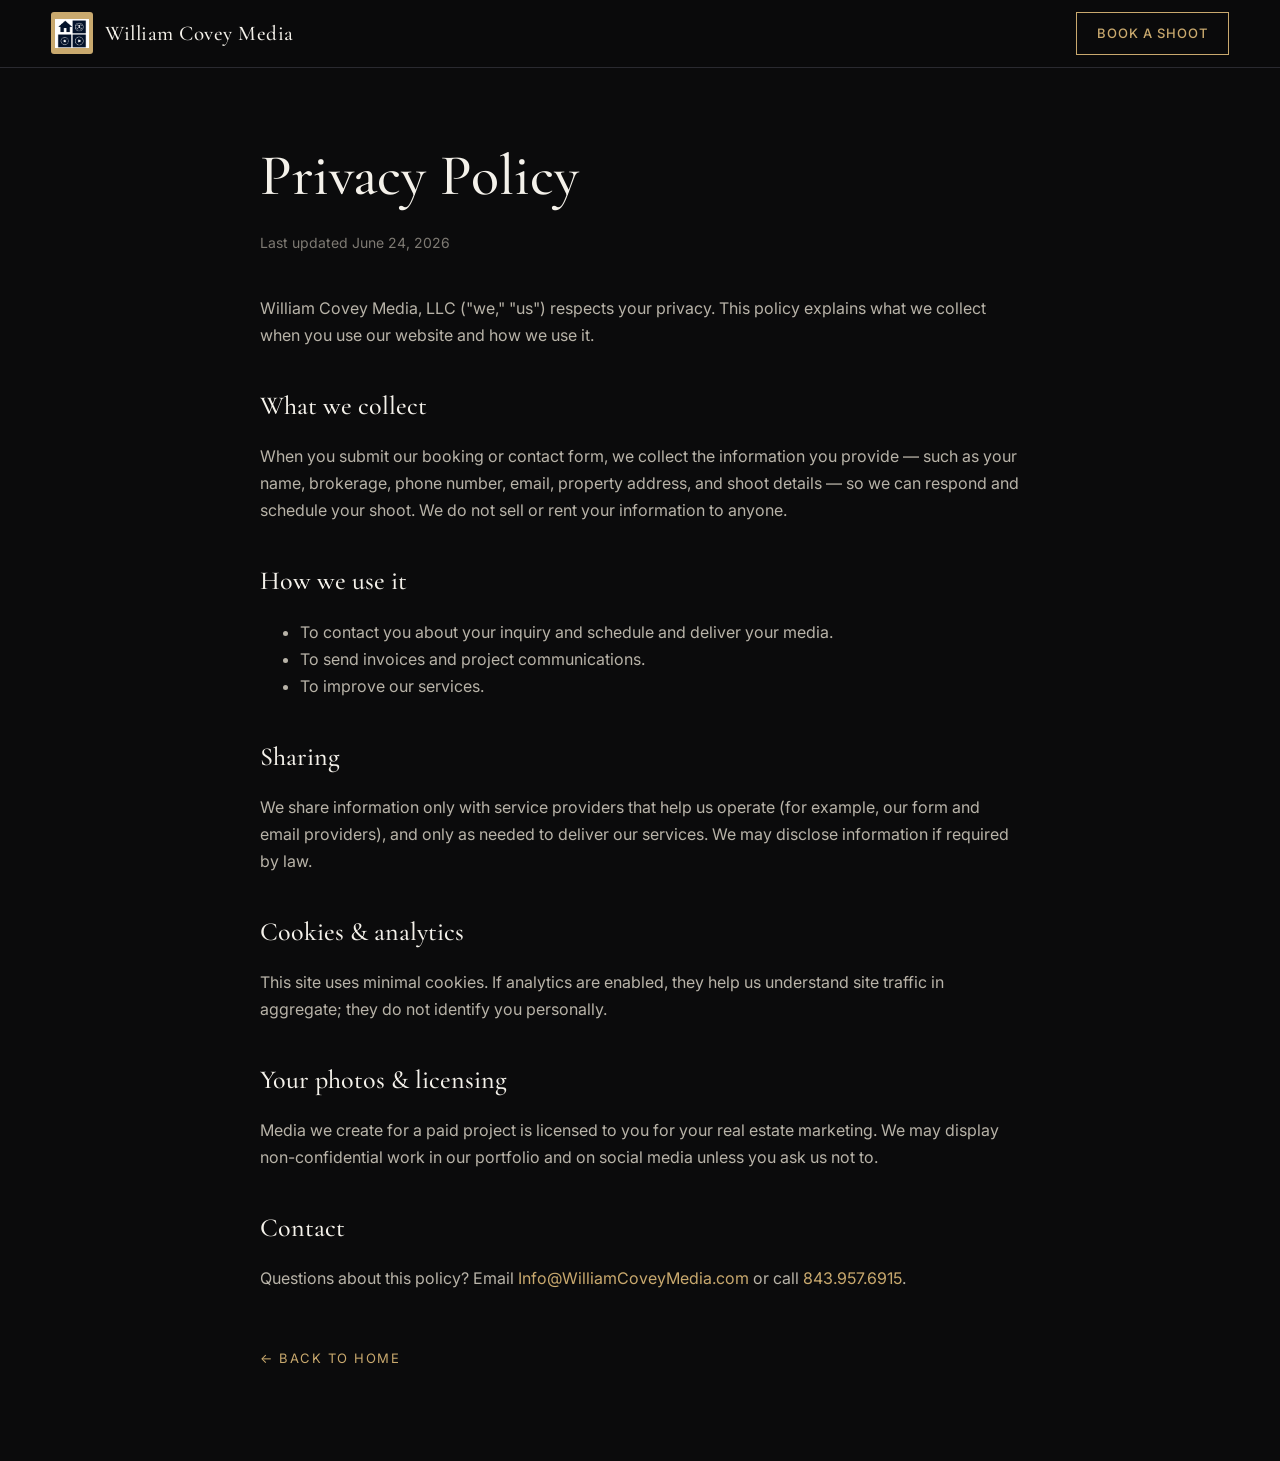
<file: privacy.html>
<!DOCTYPE html>
<html lang="en">
<head>
<meta charset="UTF-8">
<meta name="viewport" content="width=device-width, initial-scale=1.0">
<title>Privacy Policy — William Covey Media</title>
<meta name="description" content="Privacy policy for William Covey Media, LLC.">
<meta name="robots" content="noindex">
<link rel="icon" type="image/png" href="favicon-32.png">
<link rel="preconnect" href="https://fonts.googleapis.com">
<link rel="preconnect" href="https://fonts.gstatic.com" crossorigin>
<link href="https://fonts.googleapis.com/css2?family=Cormorant+Garamond:wght@400;500;600&family=Inter:wght@400;500;600&display=swap" rel="stylesheet">
<link rel="stylesheet" href="styles.css">
<style>
  .legal { max-width: 760px; margin: 0 auto; padding: 130px 0 90px; }
  .legal h1 { font-family: var(--serif); font-size: clamp(38px,6vw,58px); font-weight: 500; margin: 0 0 8px; }
  .legal .updated { color: var(--ink-mute); font-size: 14px; margin: 0 0 40px; }
  .legal h2 { font-family: var(--serif); font-size: 26px; font-weight: 500; margin: 36px 0 12px; }
  .legal p, .legal li { color: var(--ink-soft); font-size: 16px; line-height: 1.7; }
  .legal a { color: var(--accent); }
  .legal .back { display: inline-block; margin-top: 40px; font-size: 13px; letter-spacing: 1.5px; text-transform: uppercase; }
</style>
</head>
<body>
<header class="site-header is-scrolled">
  <div class="container nav-wrap">
    <a href="index.html" class="brand">
      <img src="images/logo-mark.png" alt="William Covey Media" class="brand-logo">
      <span class="brand-name">William Covey Media</span>
    </a>
    <nav class="nav-links"><a href="index.html#contact" class="nav-cta">Book a Shoot</a></nav>
  </div>
</header>

<main class="container legal">
  <h1>Privacy Policy</h1>
  <p class="updated">Last updated June 24, 2026</p>

  <p>William Covey Media, LLC ("we," "us") respects your privacy. This policy explains what we collect when you use our website and how we use it.</p>

  <h2>What we collect</h2>
  <p>When you submit our booking or contact form, we collect the information you provide — such as your name, brokerage, phone number, email, property address, and shoot details — so we can respond and schedule your shoot. We do not sell or rent your information to anyone.</p>

  <h2>How we use it</h2>
  <ul>
    <li>To contact you about your inquiry and schedule and deliver your media.</li>
    <li>To send invoices and project communications.</li>
    <li>To improve our services.</li>
  </ul>

  <h2>Sharing</h2>
  <p>We share information only with service providers that help us operate (for example, our form and email providers), and only as needed to deliver our services. We may disclose information if required by law.</p>

  <h2>Cookies &amp; analytics</h2>
  <p>This site uses minimal cookies. If analytics are enabled, they help us understand site traffic in aggregate; they do not identify you personally.</p>

  <h2>Your photos &amp; licensing</h2>
  <p>Media we create for a paid project is licensed to you for your real estate marketing. We may display non-confidential work in our portfolio and on social media unless you ask us not to.</p>

  <h2>Contact</h2>
  <p>Questions about this policy? Email <a href="mailto:Info@WilliamCoveyMedia.com">Info@WilliamCoveyMedia.com</a> or call <a href="tel:18439576915">843.957.6915</a>.</p>

  <a href="index.html" class="back accent">&larr; Back to home</a>
</main>
</body>
</html>
</file>
<file: styles.css>
/* ---- design tokens ---- */
:root {
  --bg: #0b0b0c;
  --bg-2: #121214;
  --bg-3: #18181c;
  --surface: #1a1a1e;
  --line: #2a2a30;
  --ink: #f4f1ea;
  --ink-soft: #b8b3a8;
  --ink-mute: #7e7a73;
  --accent: #c9a96e;     /* warm gold */
  --accent-2: #e3c790;
  --accent-dark: #8c7445;
  --serif: "Cormorant Garamond", "Times New Roman", serif;
  --sans: "Inter", -apple-system, BlinkMacSystemFont, "Segoe UI", sans-serif;
  --maxw: 1280px;
  --pad: clamp(20px, 4vw, 56px);
  --radius: 4px;
  --shadow: 0 30px 80px rgba(0,0,0,.5);
}

* { box-sizing: border-box; }
html { scroll-behavior: smooth; }
body {
  margin: 0;
  background: var(--bg);
  color: var(--ink);
  font-family: var(--sans);
  font-size: 17px;
  line-height: 1.6;
  -webkit-font-smoothing: antialiased;
  -moz-osx-font-smoothing: grayscale;
  overflow-x: clip;
}
img { max-width: 100%; display: block; }
a { color: var(--accent); text-decoration: none; transition: color .2s; }
a:hover { color: var(--accent-2); }
em { font-style: italic; }

.container {
  max-width: var(--maxw);
  margin: 0 auto;
  padding: 0 var(--pad);
}

/* ---- scroll reveal ---- */
.reveal {
  opacity: 0;
  transform: translateY(28px);
  transition: opacity .8s cubic-bezier(.16,1,.3,1), transform .8s cubic-bezier(.16,1,.3,1);
  will-change: opacity, transform;
}
.reveal.is-visible { opacity: 1; transform: none; }
@media (prefers-reduced-motion: reduce) {
  .reveal { opacity: 1 !important; transform: none !important; transition: none; }
  .hero-video { animation: none !important; }
}

/* ---- header ---- */
.site-header {
  position: fixed;
  top: 0; left: 0; right: 0;
  z-index: 100;
  padding: 20px 0;
  transition: background .25s, padding .25s, border-color .25s;
  border-bottom: 1px solid transparent;
}
.site-header.is-scrolled {
  background: rgba(11,11,12,.9);
  backdrop-filter: blur(14px);
  -webkit-backdrop-filter: blur(14px);
  padding: 12px 0;
  border-bottom-color: var(--line);
}
.nav-wrap {
  display: flex;
  align-items: center;
  justify-content: space-between;
  gap: 24px;
}
.brand {
  display: flex; align-items: center; gap: 12px;
  color: var(--ink);
}
.brand-logo {
  width: 42px;
  height: 42px;
  object-fit: contain;
  padding: 4px;
  background: var(--accent);
  border-radius: 3px;
  transition: transform .25s, background .25s;
}
.brand:hover .brand-logo {
  background: var(--accent-2);
  transform: scale(1.05);
}
.footer-logo {
  width: 64px;
  height: 64px;
  object-fit: contain;
  padding: 6px;
  background: var(--accent);
  border-radius: 4px;
  opacity: .9;
}
.brand-name {
  font-family: var(--serif);
  font-size: 21px;
  font-weight: 500;
  letter-spacing: .5px;
}
.nav-links {
  display: flex; align-items: center; gap: 30px;
}
.nav-links a {
  color: var(--ink-soft);
  font-size: 13px;
  font-weight: 500;
  letter-spacing: 1px;
  text-transform: uppercase;
}
.nav-links a:hover { color: var(--ink); }
.nav-cta {
  border: 1px solid var(--accent);
  color: var(--accent) !important;
  padding: 10px 20px;
  transition: background .2s, color .2s;
}
.nav-cta:hover { background: var(--accent); color: var(--bg) !important; }

.nav-toggle {
  display: none;
  background: transparent; border: 0; cursor: pointer;
  padding: 8px;
}
.nav-toggle span {
  display: block; width: 26px; height: 2px;
  background: var(--ink); margin: 5px 0;
  transition: transform .25s, opacity .2s;
}
.nav-toggle.is-open span:nth-child(1) { transform: translateY(7px) rotate(45deg); }
.nav-toggle.is-open span:nth-child(2) { opacity: 0; }
.nav-toggle.is-open span:nth-child(3) { transform: translateY(-7px) rotate(-45deg); }

/* ---- hero ---- */
.hero {
  position: relative;
  min-height: 100vh;
  display: flex; align-items: center;
  overflow: hidden;
  padding: 120px 0 80px;
  background: #0b0b0c center / cover no-repeat;
  background-image: url('images/hero.jpg');
  background-image: image-set(url('images/hero.webp') type('image/webp'), url('images/hero.jpg') type('image/jpeg'));
}
.hero-video {
  position: absolute; inset: 0;
  width: 100%; height: 100%;
  object-fit: cover;
  filter: brightness(.55) saturate(1.05);
  transform: scale(1.02);
  animation: heroIn 1.6s ease-out forwards;
}
.hero-overlay {
  position: absolute; inset: 0;
  background:
    linear-gradient(180deg, rgba(11,11,12,.4) 0%, rgba(11,11,12,.5) 55%, var(--bg) 100%),
    radial-gradient(ellipse at 55% 45%, rgba(0,0,0,0) 0%, rgba(0,0,0,.45) 100%);
}
@keyframes heroIn {
  from { transform: scale(1.14); opacity: .35; }
  to   { transform: scale(1.02); opacity: 1; }
}
.hero-content { position: relative; max-width: 880px; }
.eyebrow {
  font-family: var(--sans);
  font-size: 12px;
  font-weight: 600;
  text-transform: uppercase;
  letter-spacing: 3px;
  color: var(--accent);
  margin: 0 0 20px;
}
.hero h1 {
  font-family: var(--serif);
  font-weight: 500;
  font-size: clamp(44px, 7vw, 88px);
  line-height: 1.02;
  letter-spacing: -.5px;
  margin: 0 0 26px;
}
.hero h1 em { color: var(--accent-2); font-weight: 600; }
.hero-sub {
  font-size: clamp(17px, 1.5vw, 22px);
  color: var(--ink-soft);
  max-width: 600px;
  margin: 0 0 38px;
}
.hero-ctas { display: flex; gap: 16px; flex-wrap: wrap; }
.btn {
  display: inline-flex; align-items: center; justify-content: center;
  padding: 16px 34px;
  font-family: var(--sans);
  font-size: 13px;
  font-weight: 600;
  letter-spacing: 1.5px;
  text-transform: uppercase;
  border: 1px solid transparent;
  cursor: pointer;
  transition: all .25s;
}
.btn-primary { background: var(--accent); color: var(--bg); }
.btn-primary:hover { background: var(--accent-2); color: var(--bg); transform: translateY(-2px); }
.btn-ghost { background: transparent; border-color: var(--ink-soft); color: var(--ink); }
.btn-ghost:hover { border-color: var(--accent); color: var(--accent); }
.btn-block { display: flex; width: 100%; }

.scroll-cue {
  position: absolute;
  bottom: 34px; left: 50%;
  transform: translateX(-50%);
  width: 26px; height: 42px;
  border: 1px solid rgba(255,255,255,.4);
  border-radius: 14px;
  display: flex; justify-content: center;
}
.scroll-cue span {
  width: 3px; height: 8px;
  background: var(--accent);
  border-radius: 2px;
  margin-top: 8px;
  animation: scrollDot 1.8s ease-in-out infinite;
}
@keyframes scrollDot {
  0%,100% { opacity: 0; transform: translateY(0); }
  50% { opacity: 1; transform: translateY(8px); }
}

/* ---- statement ---- */
.statement {
  padding: clamp(80px, 11vw, 150px) 0;
  background: var(--bg);
  text-align: center;
}
.statement-text {
  font-family: var(--serif);
  font-size: clamp(26px, 4vw, 50px);
  line-height: 1.28;
  font-weight: 500;
  max-width: 960px;
  margin: 0 auto;
  letter-spacing: -.3px;
}
.statement-text em { color: var(--accent); font-style: italic; }

/* ---- sections ---- */
.section { padding: clamp(70px, 9vw, 130px) 0; }
.section-alt { background: var(--bg-2); }
.section-head {
  max-width: 760px;
  margin: 0 auto clamp(40px, 6vw, 72px);
  text-align: center;
}
.section-head-left {
  text-align: left;
  margin-left: 0; margin-right: 0;
}
.section-head h2 {
  font-family: var(--serif);
  font-size: clamp(34px, 5vw, 60px);
  font-weight: 500;
  line-height: 1.08;
  letter-spacing: -.4px;
  margin: 0 0 18px;
}
.section-head .section-sub {
  font-size: 18px;
  color: var(--ink-soft);
  margin: 0;
}

/* ---- selected work ---- */
.feature {
  position: relative;
  overflow: hidden;
  margin-bottom: 22px;
  background: var(--bg-3);
}
.feature-media { overflow: hidden; }
.feature-media img {
  width: 100%;
  height: 100%;
  object-fit: cover;
  transition: transform .9s cubic-bezier(.16,1,.3,1);
}
.feature:hover .feature-media img { transform: scale(1.05); }
.feature-lg .feature-media { aspect-ratio: 16 / 8; }
.feature-row {
  display: grid;
  grid-template-columns: 1fr 1fr;
  gap: 22px;
  margin-bottom: 22px;
}
.feature-row .feature { margin-bottom: 0; }
.feature-row .feature-media { aspect-ratio: 4 / 3; }
.feature-caption {
  position: absolute;
  left: 0; right: 0; bottom: 0;
  display: flex;
  align-items: flex-end;
  gap: 18px;
  padding: 60px 30px 26px;
  background: linear-gradient(180deg, transparent, rgba(7,7,8,.88));
  pointer-events: none;
}
.feature-index {
  font-family: var(--serif);
  font-size: 30px;
  font-weight: 600;
  color: var(--accent);
  line-height: 1;
}
.feature-caption h3 {
  font-family: var(--serif);
  font-size: clamp(22px, 2.6vw, 32px);
  font-weight: 500;
  margin: 0 0 4px;
  color: var(--ink);
}
.feature-caption p {
  margin: 0;
  font-size: 12px;
  letter-spacing: 2px;
  text-transform: uppercase;
  color: var(--ink-soft);
}
.work-cta { text-align: center; margin-top: 44px; }

/* ---- film ---- */
.film {
  padding: clamp(70px, 9vw, 130px) 0;
  background: #09090a center / cover no-repeat;
  background-image:
    linear-gradient(rgba(9,9,10,.86), rgba(9,9,10,.92)),
    url('images/portfolio/aerials-4.jpg');
  background-image:
    linear-gradient(rgba(9,9,10,.86), rgba(9,9,10,.92)),
    image-set(url('images/portfolio/aerials-4.webp') type('image/webp'), url('images/portfolio/aerials-4.jpg') type('image/jpeg'));
}
.film-frame {
  position: relative;
  max-width: 1000px;
  margin: 0 auto;
  aspect-ratio: 16 / 9;
  overflow: hidden;
  border: 1px solid rgba(201,169,110,.3);
  box-shadow: var(--shadow);
  background: #000;
  cursor: pointer;
}
.film-frame video {
  width: 100%; height: 100%;
  object-fit: cover;
  display: block;
}
.film-play {
  position: absolute;
  top: 50%; left: 50%;
  transform: translate(-50%, -50%);
  width: 88px; height: 88px;
  border-radius: 50%;
  border: 0;
  background: rgba(201,169,110,.92);
  color: var(--bg);
  display: flex; align-items: center; justify-content: center;
  cursor: pointer;
  transition: transform .25s, background .25s, opacity .3s;
  padding-left: 5px;
}
.film-play::before {
  content: "";
  position: absolute; inset: -14px;
  border-radius: 50%;
  border: 1px solid rgba(201,169,110,.5);
  animation: pulse 2.4s ease-out infinite;
}
@keyframes pulse {
  0% { transform: scale(.9); opacity: .8; }
  100% { transform: scale(1.35); opacity: 0; }
}
.film-frame:hover .film-play { background: var(--accent-2); transform: translate(-50%,-50%) scale(1.06); }
.film-frame.is-playing .film-play { opacity: 0; pointer-events: none; }
.film-tag {
  position: absolute;
  bottom: 18px; left: 20px;
  font-size: 11px;
  letter-spacing: 2px;
  text-transform: uppercase;
  color: var(--ink-soft);
  background: rgba(0,0,0,.5);
  padding: 6px 12px;
  transition: opacity .3s;
}
.film-frame.is-playing .film-tag { opacity: 0; }
.film-link {
  text-align: center;
  margin: 28px 0 0;
  font-size: 15px;
  color: var(--ink-soft);
}

/* ---- trust bar ---- */
.trust {
  background: var(--bg-2);
  padding: 40px 0;
  border-top: 1px solid var(--line);
  border-bottom: 1px solid var(--line);
}
.trust-label {
  text-align: center;
  color: var(--ink-mute);
  font-size: 12px;
  letter-spacing: 2.5px;
  text-transform: uppercase;
  margin: 0 0 20px;
}
.trust-logos {
  display: flex;
  flex-wrap: wrap;
  justify-content: center;
  gap: 18px 44px;
}
.trust-logos span {
  font-family: var(--serif);
  font-size: 20px;
  font-weight: 500;
  color: var(--ink-soft);
  letter-spacing: .5px;
}

/* ---- services as image tiles ---- */
.svc-grid {
  display: grid;
  grid-template-columns: repeat(auto-fill, minmax(280px, 1fr));
  gap: 14px;
}
.svc-tile {
  position: relative;
  aspect-ratio: 4 / 3;
  overflow: hidden;
  background-size: cover;
  background-position: center;
  display: flex;
  align-items: flex-end;
  color: var(--ink);
  isolation: isolate;
}
.svc-tile::before {
  content: "";
  position: absolute; inset: 0;
  background: linear-gradient(180deg, rgba(7,7,8,.1) 0%, rgba(7,7,8,.45) 50%, rgba(7,7,8,.92) 100%);
  z-index: -1;
  transition: background .35s;
}
.svc-tile:hover::before {
  background: linear-gradient(180deg, rgba(201,169,110,.12) 0%, rgba(7,7,8,.55) 50%, rgba(7,7,8,.95) 100%);
}
.svc-tile-body { padding: 26px 24px; transform: translateY(0); }
.svc-tile h3 {
  font-family: var(--serif);
  font-size: 25px;
  font-weight: 500;
  margin: 0 0 6px;
  color: var(--ink);
}
.svc-tile p {
  font-size: 14px;
  color: var(--ink-soft);
  margin: 0;
  max-height: 0;
  opacity: 0;
  overflow: hidden;
  transition: max-height .4s ease, opacity .35s ease;
}
.svc-tile:hover p { max-height: 80px; opacity: 1; }

/* ---- process ---- */
.process { padding: clamp(70px, 9vw, 120px) 0; background: var(--bg); }
.process-grid {
  display: grid;
  grid-template-columns: repeat(3, 1fr);
  gap: 30px;
  counter-reset: step;
}
.process-step {
  border-top: 2px solid var(--line);
  padding-top: 26px;
  transition: border-color .3s;
}
.process-step:hover { border-color: var(--accent); }
.process-num {
  font-family: var(--serif);
  font-size: 46px;
  font-weight: 600;
  color: var(--accent);
  display: block;
  margin-bottom: 14px;
  line-height: 1;
}
.process-step h3 {
  font-family: var(--serif);
  font-size: 26px;
  font-weight: 500;
  margin: 0 0 10px;
}
.process-step p { color: var(--ink-soft); font-size: 16px; margin: 0; }

/* ---- stats ---- */
.stats {
  background: var(--bg-2);
  border-top: 1px solid var(--line);
  border-bottom: 1px solid var(--line);
  padding: 60px 0;
}
.stats-grid {
  display: grid;
  grid-template-columns: repeat(4, 1fr);
  gap: 30px;
  text-align: center;
}
.stats-grid strong {
  display: block;
  font-family: var(--serif);
  font-size: clamp(36px, 5vw, 56px);
  font-weight: 600;
  color: var(--accent);
  line-height: 1;
  margin-bottom: 10px;
}
.stats-grid span {
  font-size: 13px;
  letter-spacing: 1px;
  color: var(--ink-soft);
  text-transform: uppercase;
}

/* ---- filter bar ---- */
.filter-bar {
  display: flex;
  flex-wrap: wrap;
  gap: 8px;
  margin-bottom: 40px;
}
.filter-btn {
  background: transparent;
  border: 1px solid var(--line);
  color: var(--ink-soft);
  padding: 10px 18px;
  font-family: var(--sans);
  font-size: 12px;
  font-weight: 500;
  letter-spacing: 1.5px;
  text-transform: uppercase;
  cursor: pointer;
  transition: all .2s;
}
.filter-btn:hover { color: var(--ink); border-color: var(--ink-mute); }
.filter-btn.is-active {
  background: var(--accent);
  border-color: var(--accent);
  color: var(--bg);
}

/* ---- gallery (masonry columns) ---- */
.gallery {
  column-count: 3;
  column-gap: 14px;
}
@media (max-width: 900px) { .gallery { column-count: 2; } }
@media (max-width: 560px) { .gallery { column-count: 1; } }
.gallery-item {
  position: relative;
  break-inside: avoid;
  margin-bottom: 14px;
  overflow: hidden;
  cursor: zoom-in;
  background: var(--bg-3);
}
.gallery-item img {
  width: 100%;
  display: block;
  transition: transform .6s cubic-bezier(.16,1,.3,1), opacity .3s;
}
.gallery-item:hover img { transform: scale(1.05); }
.gallery-item::after {
  content: attr(data-label);
  position: absolute;
  bottom: 0; left: 0; right: 0;
  padding: 30px 18px 14px;
  background: linear-gradient(180deg, transparent, rgba(0,0,0,.78));
  color: var(--ink);
  font-size: 11px;
  letter-spacing: 2px;
  text-transform: uppercase;
  opacity: 0;
  transition: opacity .25s;
}
.gallery-item:hover::after { opacity: 1; }
.gallery-item.is-hidden { display: none; }
.gallery-more { text-align: center; margin-top: 36px; }
.gallery-more.is-done { display: none; }

/* ---- team ---- */
.team-grid {
  display: grid;
  grid-template-columns: repeat(auto-fit, minmax(340px, 1fr));
  gap: 30px;
  max-width: 1000px;
  margin: 0 auto;
}
.team-card {
  display: flex;
  gap: 24px;
  align-items: flex-start;
  background: var(--bg-2);
  border: 1px solid var(--line);
  padding: 28px;
  transition: border-color .3s, transform .3s;
}
.section-alt .team-card { background: var(--bg-3); }
.team-card:hover { border-color: var(--accent-dark); transform: translateY(-3px); }
.team-photo {
  width: 120px;
  height: 120px;
  flex-shrink: 0;
  border-radius: 50%;
  background-size: cover;
  background-position: center;
  border: 1px solid var(--line);
  filter: grayscale(.2);
  transition: filter .3s;
}
.team-card:hover .team-photo { filter: grayscale(0); }
.team-card h3 {
  font-family: var(--serif);
  font-size: 27px;
  font-weight: 500;
  margin: 0 0 4px;
}
.team-role {
  color: var(--accent);
  font-size: 12px;
  letter-spacing: 2px;
  text-transform: uppercase;
  margin: 0 0 14px;
}
.team-body > p:last-child {
  color: var(--ink-soft);
  font-size: 15px;
  margin: 0;
  line-height: 1.6;
}

/* ---- reviews ---- */
.review-feature {
  max-width: 920px;
  margin: 0 auto 40px;
  text-align: center;
  padding: 0 20px;
}
.review-feature p {
  font-family: var(--serif);
  font-size: clamp(24px, 3.2vw, 40px);
  line-height: 1.3;
  font-weight: 500;
  color: var(--ink);
  margin: 0 0 24px;
}
.review-feature cite { font-style: normal; }
.review-feature cite strong { display: block; color: var(--accent); font-size: 16px; }
.review-feature cite span { font-size: 14px; color: var(--ink-mute); }

.reviews-grid {
  display: grid;
  grid-template-columns: repeat(auto-fit, minmax(300px, 1fr));
  gap: 22px;
}
.review {
  background: var(--bg);
  border: 1px solid var(--line);
  padding: 34px 30px;
  margin: 0;
  position: relative;
}
.section-alt .review { background: var(--bg-2); }
.review::before {
  content: "“";
  position: absolute;
  top: 6px; left: 18px;
  font-family: var(--serif);
  font-size: 76px;
  color: var(--accent);
  opacity: .22;
  line-height: 1;
}
.review p {
  font-family: var(--serif);
  font-size: 20px;
  line-height: 1.5;
  color: var(--ink);
  margin: 0 0 22px;
  position: relative;
}
.review cite {
  font-style: normal;
  display: block;
  border-top: 1px solid var(--line);
  padding-top: 16px;
}
.review cite strong { display: block; font-size: 15px; color: var(--ink); }
.review cite span { font-size: 13px; color: var(--ink-mute); }

/* ---- faq ---- */
.faq-list { max-width: 800px; margin: 0 auto; }
.faq-list details { border-bottom: 1px solid var(--line); padding: 4px 0; }
.faq-list summary {
  font-family: var(--serif);
  font-size: 23px;
  font-weight: 500;
  padding: 24px 44px 24px 0;
  cursor: pointer;
  list-style: none;
  position: relative;
  color: var(--ink);
  transition: color .2s;
}
.faq-list summary::-webkit-details-marker { display: none; }
.faq-list summary::after {
  content: "+";
  position: absolute;
  right: 4px; top: 50%;
  transform: translateY(-50%);
  font-size: 28px;
  color: var(--accent);
  font-weight: 300;
  transition: transform .25s;
}
.faq-list details[open] summary::after { transform: translateY(-50%) rotate(45deg); }
.faq-list summary:hover { color: var(--accent); }
.faq-list details p { margin: 0 0 24px; color: var(--ink-soft); font-size: 16px; max-width: 660px; }

/* ---- contact ---- */
.section-cta {
  background: #0b0b0c center / cover no-repeat;
  background-image:
    linear-gradient(rgba(11,11,12,.86), rgba(11,11,12,.93)),
    url('images/portfolio/twilights-2.jpg');
  background-image:
    linear-gradient(rgba(11,11,12,.86), rgba(11,11,12,.93)),
    image-set(url('images/portfolio/twilights-2.webp') type('image/webp'), url('images/portfolio/twilights-2.jpg') type('image/jpeg'));
}
.cta-grid {
  display: grid;
  grid-template-columns: 1fr 1fr;
  gap: 60px;
  align-items: start;
}
.cta-grid h2 {
  font-family: var(--serif);
  font-size: clamp(30px, 4vw, 48px);
  font-weight: 500;
  line-height: 1.12;
  margin: 0 0 18px;
}
.cta-grid > div > p { color: var(--ink-soft); font-size: 17px; margin: 0 0 28px; }
.cta-list { list-style: none; padding: 0; margin: 0 0 28px; }
.cta-list li {
  display: flex;
  gap: 18px;
  padding: 14px 0;
  border-bottom: 1px solid var(--line);
  align-items: baseline;
}
.cta-list span {
  width: 60px;
  font-size: 11px;
  letter-spacing: 2px;
  text-transform: uppercase;
  color: var(--ink-mute);
  flex-shrink: 0;
}
.cta-list a, .cta-list li { font-size: 17px; }
.social-row { display: flex; gap: 20px; flex-wrap: wrap; }
.social-row a {
  font-size: 13px;
  text-transform: uppercase;
  letter-spacing: 2px;
  color: var(--ink-soft);
}
.social-row a:hover { color: var(--accent); }

.contact-form {
  background: var(--bg);
  border: 1px solid var(--line);
  padding: 36px 32px;
  display: grid;
  gap: 18px;
}
.form-row { display: grid; grid-template-columns: 1fr 1fr; gap: 16px; }
.contact-form label {
  display: block;
  font-size: 12px;
  letter-spacing: 2px;
  text-transform: uppercase;
  color: var(--ink-mute);
  font-weight: 500;
}
.contact-form input,
.contact-form select,
.contact-form textarea {
  width: 100%;
  background: var(--bg-3);
  border: 1px solid var(--line);
  color: var(--ink);
  font-family: var(--sans);
  font-size: 16px;
  padding: 14px;
  margin-top: 8px;
  border-radius: 0;
  transition: border-color .2s;
}
.contact-form input:focus,
.contact-form select:focus,
.contact-form textarea:focus { outline: 0; border-color: var(--accent); }
.contact-form textarea { resize: vertical; }
.form-fine { text-align: center; font-size: 13px; color: var(--ink-mute); margin: 6px 0 0; }
.form-success {
  background: rgba(201, 169, 110, .12);
  border: 1px solid var(--accent);
  color: var(--ink);
  padding: 20px;
  text-align: center;
}

/* ---- footer ---- */
.site-footer {
  background: var(--bg-2);
  border-top: 1px solid var(--line);
  padding: 72px 0 28px;
}
.footer-grid {
  display: grid;
  grid-template-columns: 1.5fr 1fr 1fr 1fr;
  gap: 40px;
  padding-bottom: 48px;
  border-bottom: 1px solid var(--line);
}
.footer-grid p { color: var(--ink-soft); font-size: 14px; line-height: 1.7; margin: 16px 0 0; }
.site-footer h4 {
  font-family: var(--sans);
  font-size: 12px;
  letter-spacing: 2px;
  text-transform: uppercase;
  color: var(--accent);
  margin: 0 0 16px;
}
.site-footer ul { list-style: none; padding: 0; margin: 0; }
.site-footer ul li { padding: 6px 0; font-size: 14px; }
.site-footer ul a { color: var(--ink-soft); }
.site-footer ul a:hover { color: var(--accent); }
.footer-bottom { padding-top: 24px; text-align: center; }
.footer-bottom p { font-size: 13px; color: var(--ink-mute); margin: 0; }

/* ---- lightbox ---- */
.lightbox {
  position: fixed; inset: 0;
  background: rgba(0,0,0,.96);
  z-index: 200;
  display: flex; align-items: center; justify-content: center;
  padding: 60px;
}
.lightbox[hidden] { display: none; }
.lightbox img { max-width: 100%; max-height: 100%; object-fit: contain; }
.lb-close, .lb-prev, .lb-next {
  position: absolute;
  background: transparent;
  border: 0;
  color: var(--ink);
  font-size: 48px;
  font-weight: 300;
  cursor: pointer;
  width: 60px; height: 60px;
  display: flex; align-items: center; justify-content: center;
  transition: color .2s;
}
.lb-close:hover, .lb-prev:hover, .lb-next:hover { color: var(--accent); }
.lb-close { top: 12px; right: 12px; font-size: 40px; }
.lb-prev { left: 12px; top: 50%; transform: translateY(-50%); font-size: 60px; }
.lb-next { right: 12px; top: 50%; transform: translateY(-50%); font-size: 60px; }

/* ---- skip link ---- */
.skip-link {
  position: absolute;
  left: 16px; top: -60px;
  z-index: 300;
  background: var(--accent);
  color: var(--bg);
  padding: 12px 20px;
  font-size: 13px;
  font-weight: 600;
  letter-spacing: 1px;
  text-transform: uppercase;
  transition: top .2s;
}
.skip-link:focus { top: 16px; color: var(--bg); }

/* ---- ROI band ---- */
.roi {
  position: relative;
  padding: clamp(70px, 9vw, 120px) 0;
  background: #0b0b0c center / cover no-repeat;
  background-image: url('images/portfolio/twilights-5.jpg');
  background-image: image-set(url('images/portfolio/twilights-5.webp') type('image/webp'), url('images/portfolio/twilights-5.jpg') type('image/jpeg'));
  overflow: hidden;
}
.roi-overlay {
  position: absolute; inset: 0;
  background: linear-gradient(180deg, rgba(8,8,9,.9), rgba(8,8,9,.82));
}
.roi-inner { position: relative; }
.roi-grid {
  display: grid;
  grid-template-columns: repeat(4, 1fr);
  gap: 26px;
  max-width: 1040px;
  margin: 0 auto;
}
.roi-stat { text-align: center; }
.roi-stat strong {
  display: block;
  font-family: var(--serif);
  font-size: clamp(42px, 6vw, 68px);
  font-weight: 600;
  color: var(--accent);
  line-height: 1;
  margin-bottom: 14px;
}
.roi-stat span {
  display: block;
  font-size: 15px;
  color: var(--ink-soft);
  line-height: 1.5;
}
.roi-stat em {
  display: block;
  margin-top: 10px;
  font-style: normal;
  font-size: 11px;
  letter-spacing: 1.5px;
  text-transform: uppercase;
  color: var(--ink-mute);
}
.roi-cta { text-align: center; margin: 50px 0 0; }

/* ---- service areas ---- */
.areas-grid {
  list-style: none;
  padding: 0;
  margin: 0 auto;
  max-width: 900px;
  display: grid;
  grid-template-columns: repeat(4, 1fr);
  gap: 12px;
}
.areas-grid li {
  border: 1px solid var(--line);
  padding: 18px 16px;
  text-align: center;
  font-family: var(--serif);
  font-size: 19px;
  color: var(--ink-soft);
  transition: border-color .25s, color .25s, background .25s;
}
.areas-grid li:hover {
  border-color: var(--accent-dark);
  color: var(--ink);
  background: var(--bg-2);
}
.areas-note { text-align: center; margin: 28px 0 0; color: var(--ink-soft); }

/* ---- accessibility: focus ---- */
a:focus-visible,
button:focus-visible,
input:focus-visible,
select:focus-visible,
textarea:focus-visible,
summary:focus-visible,
.svc-tile:focus-visible,
.gallery-item:focus-visible {
  outline: 2px solid var(--accent-2);
  outline-offset: 3px;
  border-radius: 2px;
}

/* ---- hero rating ---- */
.hero-rating {
  margin: 26px 0 0;
  font-size: 14px;
  color: var(--ink-soft);
  letter-spacing: .3px;
}
.hero-rating .stars { color: var(--accent); letter-spacing: 2px; margin-right: 6px; }
.hero-rating strong { color: var(--ink); font-weight: 600; }

/* ---- credibility bar ---- */
.creds {
  background: var(--bg-2);
  border-top: 1px solid var(--line);
  border-bottom: 1px solid var(--line);
  padding: 30px 0;
}
.creds-row {
  display: grid;
  grid-template-columns: repeat(5, 1fr);
  gap: 24px;
}
.cred {
  display: flex;
  align-items: center;
  gap: 14px;
}
.cred-ico {
  font-size: 22px;
  color: var(--accent);
  width: 40px; height: 40px;
  flex-shrink: 0;
  display: flex; align-items: center; justify-content: center;
  border: 1px solid var(--line);
  border-radius: 50%;
}
.cred strong { display: block; font-size: 15px; color: var(--ink); }
.cred span { font-size: 12px; color: var(--ink-mute); }

/* ---- packages ---- */
.pkg-grid {
  display: grid;
  grid-template-columns: repeat(3, 1fr);
  gap: 22px;
  align-items: start;
}
.pkg {
  background: var(--bg);
  border: 1px solid var(--line);
  padding: 36px 30px;
  display: flex;
  flex-direction: column;
  height: 100%;
}
.pkg-feature {
  border-color: var(--accent);
  background: linear-gradient(180deg, rgba(201,169,110,.06), var(--bg) 40%);
  position: relative;
  box-shadow: var(--shadow);
}
.pkg-badge {
  position: absolute;
  top: -13px; left: 50%;
  transform: translateX(-50%);
  background: var(--accent);
  color: var(--bg);
  font-size: 11px;
  font-weight: 700;
  letter-spacing: 1.5px;
  text-transform: uppercase;
  padding: 6px 16px;
  white-space: nowrap;
}
.pkg h3 {
  font-family: var(--serif);
  font-size: 30px;
  font-weight: 500;
  margin: 0 0 6px;
}
.pkg-for {
  color: var(--ink-mute);
  font-size: 14px;
  margin: 0 0 18px;
  min-height: 40px;
}
.pkg-price {
  font-family: var(--serif);
  font-size: 24px;
  color: var(--accent);
  margin: 0 0 22px;
  padding-bottom: 22px;
  border-bottom: 1px solid var(--line);
}
.pkg-list {
  list-style: none;
  padding: 0;
  margin: 0 0 28px;
  flex: 1;
}
.pkg-list li {
  font-size: 15px;
  color: var(--ink-soft);
  padding: 9px 0 9px 26px;
  position: relative;
}
.pkg-list li::before {
  content: "✓";
  position: absolute; left: 0;
  color: var(--accent);
  font-weight: 700;
}
.pkg-list li strong { color: var(--ink); font-weight: 600; }
.pkg-list li:has(strong)::before { content: ""; }

.addons {
  margin-top: 40px;
  text-align: center;
  border-top: 1px solid var(--line);
  padding-top: 36px;
}
.addons-label {
  font-size: 12px;
  letter-spacing: 2px;
  text-transform: uppercase;
  color: var(--ink-mute);
  margin: 0 0 18px;
}
.addons-row {
  display: flex;
  flex-wrap: wrap;
  justify-content: center;
  gap: 10px;
  margin-bottom: 22px;
}
.addons-row span {
  border: 1px solid var(--line);
  color: var(--ink-soft);
  padding: 9px 16px;
  font-size: 13px;
  letter-spacing: .3px;
  transition: border-color .2s, color .2s;
}
.addons-row span:hover { border-color: var(--accent-dark); color: var(--ink); }
.addons-note { font-size: 15px; color: var(--ink-soft); margin: 0; }

/* ---- sticky mobile CTA ---- */
.mobile-cta { display: none; }
.mcta {
  flex: 1;
  text-align: center;
  padding: 16px 8px;
  font-size: 13px;
  font-weight: 600;
  letter-spacing: 1.5px;
  text-transform: uppercase;
}
.mcta-call { background: var(--bg-3); color: var(--ink); border-top: 1px solid var(--line); }
.mcta-book { background: var(--accent); color: var(--bg); }

/* ---- responsive ---- */
@media (max-width: 880px) {
  .nav-toggle { display: block; }
  .nav-links {
    position: fixed;
    top: 0; right: 0;
    width: 280px; height: 100vh;
    flex-direction: column;
    align-items: flex-start;
    background: var(--bg-2);
    padding: 100px 32px 32px;
    gap: 8px;
    transform: translateX(100%);
    transition: transform .3s;
    border-left: 1px solid var(--line);
  }
  .nav-links.is-open { transform: translateX(0); }
  .nav-links a { padding: 14px 0; width: 100%; border-bottom: 1px solid var(--line); }
  .nav-links .nav-cta { border: 1px solid var(--accent); margin-top: 12px; text-align: center; }
  .feature-row { grid-template-columns: 1fr; }
  .feature-lg .feature-media { aspect-ratio: 4 / 3; }
  .process-grid { grid-template-columns: 1fr; gap: 20px; }
  .stats-grid { grid-template-columns: 1fr 1fr; gap: 36px 20px; }
  .cta-grid { grid-template-columns: 1fr; gap: 40px; }
  .form-row { grid-template-columns: 1fr; }
  .footer-grid { grid-template-columns: 1fr 1fr; }
  .creds-row { grid-template-columns: 1fr 1fr; gap: 20px; }
  .pkg-grid { grid-template-columns: 1fr; gap: 28px; }
  .pkg-feature { order: -1; }
  .roi-grid { grid-template-columns: 1fr 1fr; gap: 32px 20px; }
  .areas-grid { grid-template-columns: 1fr 1fr; }
  .mobile-cta {
    display: flex;
    position: fixed;
    bottom: 0; left: 0; right: 0;
    z-index: 90;
    box-shadow: 0 -6px 24px rgba(0,0,0,.4);
  }
  body { padding-bottom: 54px; }
  .site-footer { padding-bottom: 80px; }
}
@media (max-width: 480px) {
  .footer-grid { grid-template-columns: 1fr; }
  .brand-name { display: none; }
  .hero { padding: 100px 0 60px; }
  .team-card { flex-direction: column; align-items: center; text-align: center; }
}
</file>
